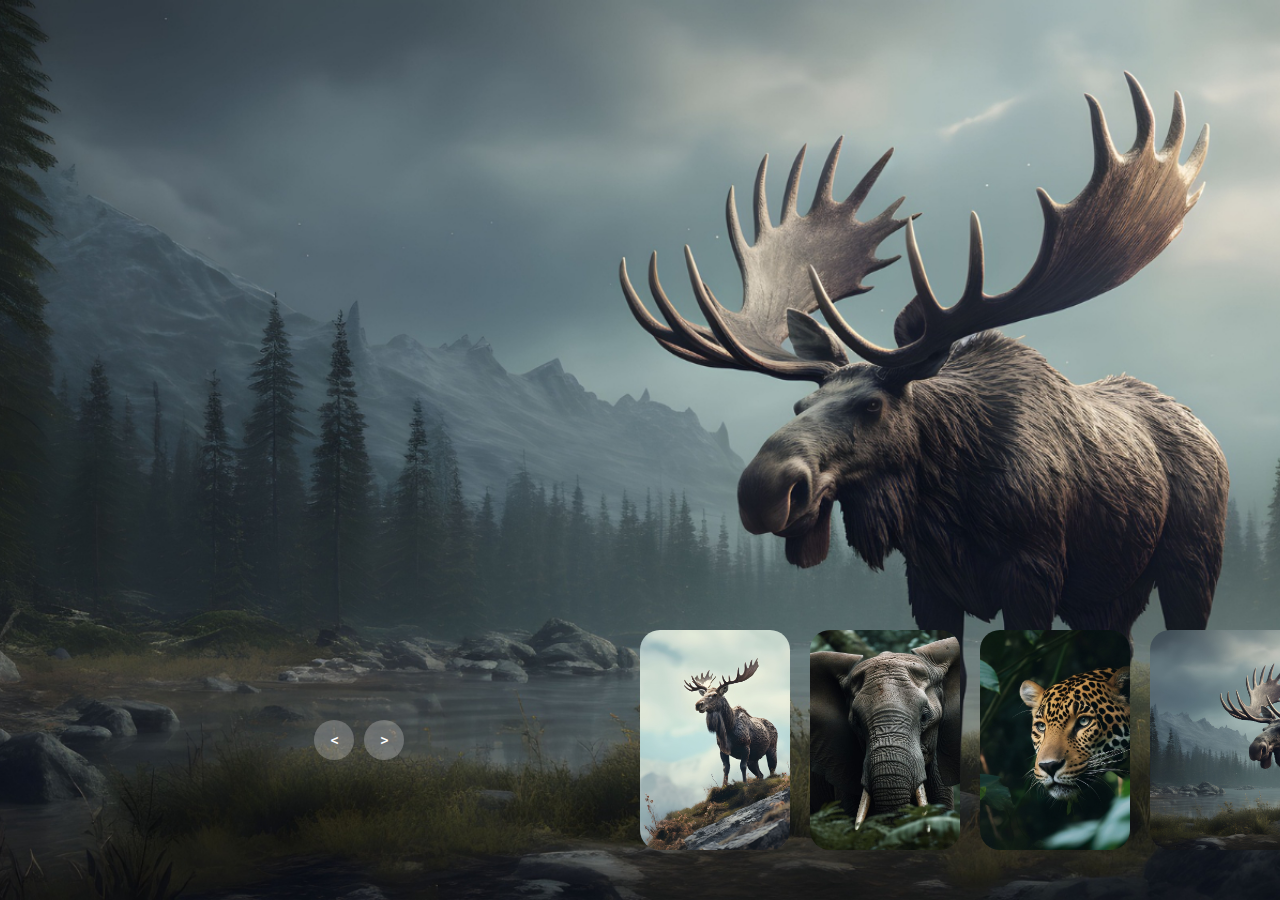
<file: gallery.html>
<!DOCTYPE html>
<html lang="en">
<head>
    <meta charset="UTF-8">
    <meta name="viewport" content="width=device-width, initial-scale=1.0">
    <title>Document</title>
    <link rel="stylesheet" href="gallery.css">
</head>
<body>
    

    <!-- carousel -->
    <div class="carousel">
        <!-- list item -->
        <div class="list">
            <div class="item">
                <img src="img1.jpg">
                
            </div>
            <div class="item">
                <img src="img2.jpg">
                
            </div>
            <div class="item">
                <img src="img3.jpg">
                
            </div>
            <div class="item">
                <img src="img4.jpg">
                
            </div>
        </div>
        <!-- list thumnail -->
        <div class="thumbnail">
            <div class="item">
                <img src="img1.jpg">
                
            </div>
            <div class="item">
                <img src="img2.jpg">
                
            </div>
            <div class="item">
                <img src="img3.jpg">
                
            </div>
            <div class="item">
                <img src="img4.jpg">
                
            </div>
        </div>
        <!-- next prev -->

        <div class="arrows">
            <button id="prev"><</button>
            <button id="next">></button>
        </div>
        <!-- time running -->
        <div class="time"></div>
    </div>

    <script src="gallery.js"></script>
</body>
</html>
</file>
<file: gallery.css>
@import url('https://fonts.googleapis.com/css2?family=Poppins:ital,wght@0,100;0,200;0,300;0,400;0,500;0,600;0,700;0,800;0,900;1,100;1,200;1,300;1,400;1,500;1,600;1,700;1,800;1,900&display=swap');
body{
    margin: 0;
    background-color: #000;
    color: #eee;
    font-family: Poppins;
    font-size: 12px;
}
a{
    text-decoration: none;
}


/* carousel */
.carousel{
    height: 100vh;
    
    width: 100vw;
    overflow: hidden;
    position: relative;
}
.carousel .list .item{
    width: 100%;
    height: 100%;
    position: absolute;
    inset: 0 0 0 0;
}
.carousel .list .item img{
    width: 100%;
    height: 100%;
    object-fit: cover;
}
.carousel .list .item .content{
    position: absolute;
    top: 20%;
    width: 1140px;
    max-width: 80%;
    left: 50%;
    transform: translateX(-50%);
    padding-right: 30%;
    box-sizing: border-box;
    color: #fff;
    text-shadow: 0 5px 10px #0004;
}
.carousel .list .item .author{
    font-weight: bold;
    letter-spacing: 10px;
}
.carousel .list .item .title,
.carousel .list .item .topic{
    font-size: 5em;
    font-weight: bold;
    line-height: 1.3em;
}
.carousel .list .item .topic{
    color: #f1683a;
}
.carousel .list .item .buttons{
    display: grid;
    grid-template-columns: repeat(2, 130px);
    grid-template-rows: 40px;
    gap: 5px;
    margin-top: 20px;
}
.carousel .list .item .buttons button{
    border: none;
    background-color: #eee;
    letter-spacing: 3px;
    font-family: Poppins;
    font-weight: 500;
}
.carousel .list .item .buttons button:nth-child(2){
    background-color: transparent;
    border: 1px solid #fff;
    color: #eee;
}
/* thumbail */
.thumbnail{
    position: absolute;
    bottom: 50px;
    left: 50%;
    width: max-content;
    z-index: 100;
    display: flex;
    gap: 20px;
}
.thumbnail .item{
    width: 150px;
    height: 220px;
    flex-shrink: 0;
    position: relative;
}
.thumbnail .item img{
    width: 100%;
    height: 100%;
    object-fit: cover;
    border-radius: 20px;
}
.thumbnail .item .content{
    color: #fff;
    position: absolute;
    bottom: 10px;
    left: 10px;
    right: 10px;
}
.thumbnail .item .content .title{
    font-weight: 500;
}
.thumbnail .item .content .description{
    font-weight: 300;
}
/* arrows */
.arrows{
    position: absolute;
    top: 80%;
    right: 52%;
    z-index: 100;
    width: 300px;
    max-width: 30%;
    display: flex;
    gap: 10px;
    align-items: center;
}
.arrows button{
    width: 40px;
    height: 40px;
    border-radius: 50%;
    background-color: #eee4;
    border: none;
    color: #fff;
    font-family: monospace;
    font-weight: bold;
    transition: .2s;
}
.arrows button:hover{
    background-color: #fff;
    color: #000;
}

/* animation */
.carousel .list .item:nth-child(1){
    z-index: 1;
}

/* animation text in first item */

.carousel .list .item:nth-child(1) .content .author,
.carousel .list .item:nth-child(1) .content .title,
.carousel .list .item:nth-child(1) .content .topic,
.carousel .list .item:nth-child(1) .content .des,
.carousel .list .item:nth-child(1) .content .buttons
{
    transform: translateY(50px);
    filter: blur(20px);
    opacity: 0;
    animation: showContent .2s 1s linear 1 forwards;
}
@keyframes showContent{
    to{
        transform: translateY(0px);
        filter: blur(0px);
        opacity: 1;
    }
}
.carousel .list .item:nth-child(1) .content .title{
    animation-delay: 1.2s!important;
}
.carousel .list .item:nth-child(1) .content .topic{
    animation-delay: 1.4s!important;
}
.carousel .list .item:nth-child(1) .content .des{
    animation-delay: 1.6s!important;
}
.carousel .list .item:nth-child(1) .content .buttons{
    animation-delay: 1.8s!important;
}
/* create animation when next click */
.carousel.next .list .item:nth-child(1) img{
    width: 150px;
    height: 220px;
    position: absolute;
    bottom: 50px;
    left: 50%;
    border-radius: 30px;
    animation: showImage .5s linear 1 forwards;
}
@keyframes showImage{
    to{
        bottom: 0;
        left: 0;
        width: 100%;
        height: 100%;
        border-radius: 0;
    }
}

.carousel.next .thumbnail .item:nth-last-child(1){
    overflow: hidden;
    animation: showThumbnail .5s linear 1 forwards;
}
.carousel.prev .list .item img{
    z-index: 100;
}
@keyframes showThumbnail{
    from{
        width: 0;
        opacity: 0;
    }
}
.carousel.next .thumbnail{
    animation: effectNext .5s linear 1 forwards;
}

@keyframes effectNext{
    from{
        transform: translateX(150px);
    }
}

/* running time */

.carousel .time{
    position: absolute;
    z-index: 1000;
    width: 0%;
    height: 3px;
    background-color: #f1683a;
    left: 0;
    top: 0;
}

.carousel.next .time,
.carousel.prev .time{
    animation: runningTime 3s linear 1 forwards;
}
@keyframes runningTime{
    from{ width: 100%}
    to{width: 0}
}


/* prev click */

.carousel.prev .list .item:nth-child(2){
    z-index: 2;
}

.carousel.prev .list .item:nth-child(2) img{
    animation: outFrame 0.5s linear 1 forwards;
    position: absolute;
    bottom: 0;
    left: 0;
}
@keyframes outFrame{
    to{
        width: 150px;
        height: 220px;
        bottom: 50px;
        left: 50%;
        border-radius: 20px;
    }
}

.carousel.prev .thumbnail .item:nth-child(1){
    overflow: hidden;
    opacity: 0;
    animation: showThumbnail .5s linear 1 forwards;
}
.carousel.next .arrows button,
.carousel.prev .arrows button{
    pointer-events: none;
}
.carousel.prev .list .item:nth-child(2) .content .author,
.carousel.prev .list .item:nth-child(2) .content .title,
.carousel.prev .list .item:nth-child(2) .content .topic,
.carousel.prev .list .item:nth-child(2) .content .des,
.carousel.prev .list .item:nth-child(2) .content .buttons
{
    animation: contentOut 1.5s linear 1 forwards!important;
}

@keyframes contentOut{
    to{
        transform: translateY(-150px);
        filter: blur(20px);
        opacity: 0;
    }
}
@media screen and (max-width: 678px) {
    .carousel .list .item .content{
        padding-right: 0;
    }
    .carousel .list .item .content .title{
        font-size: 30px;
    }
}
</file>
